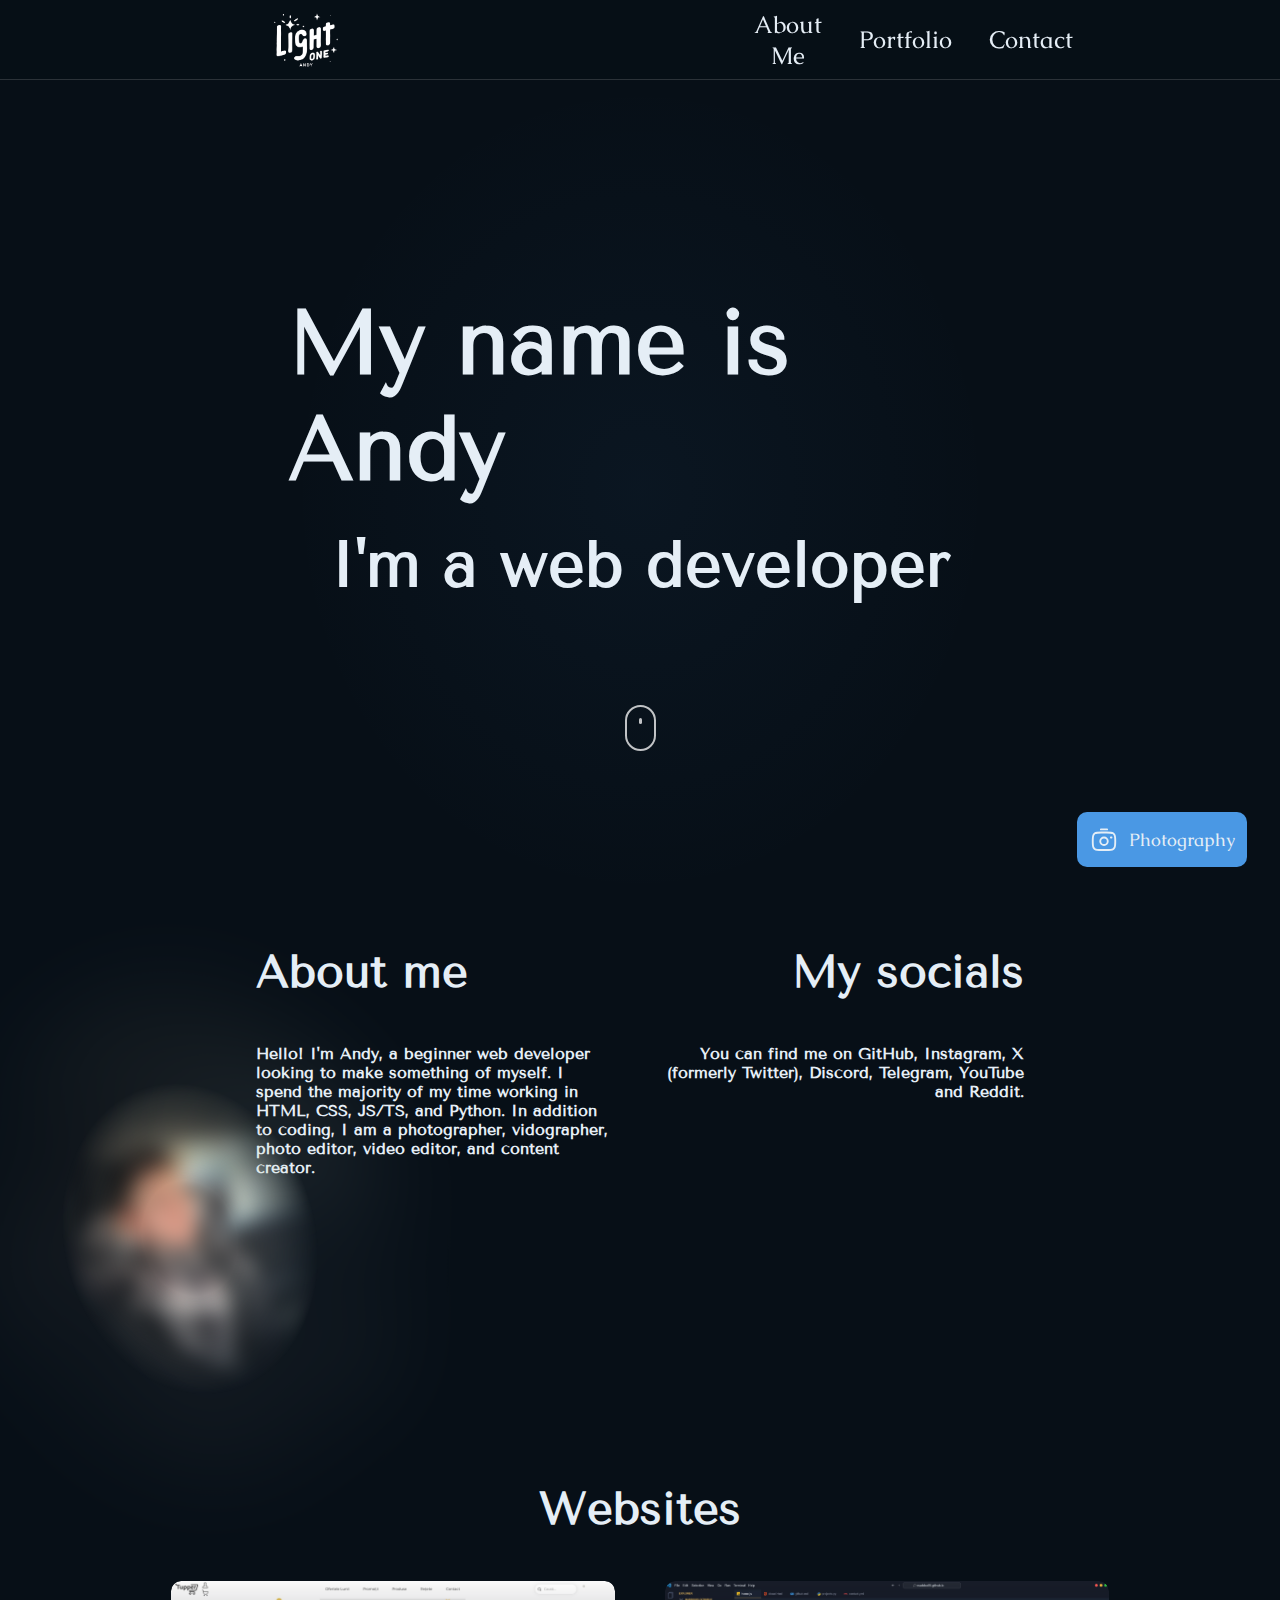
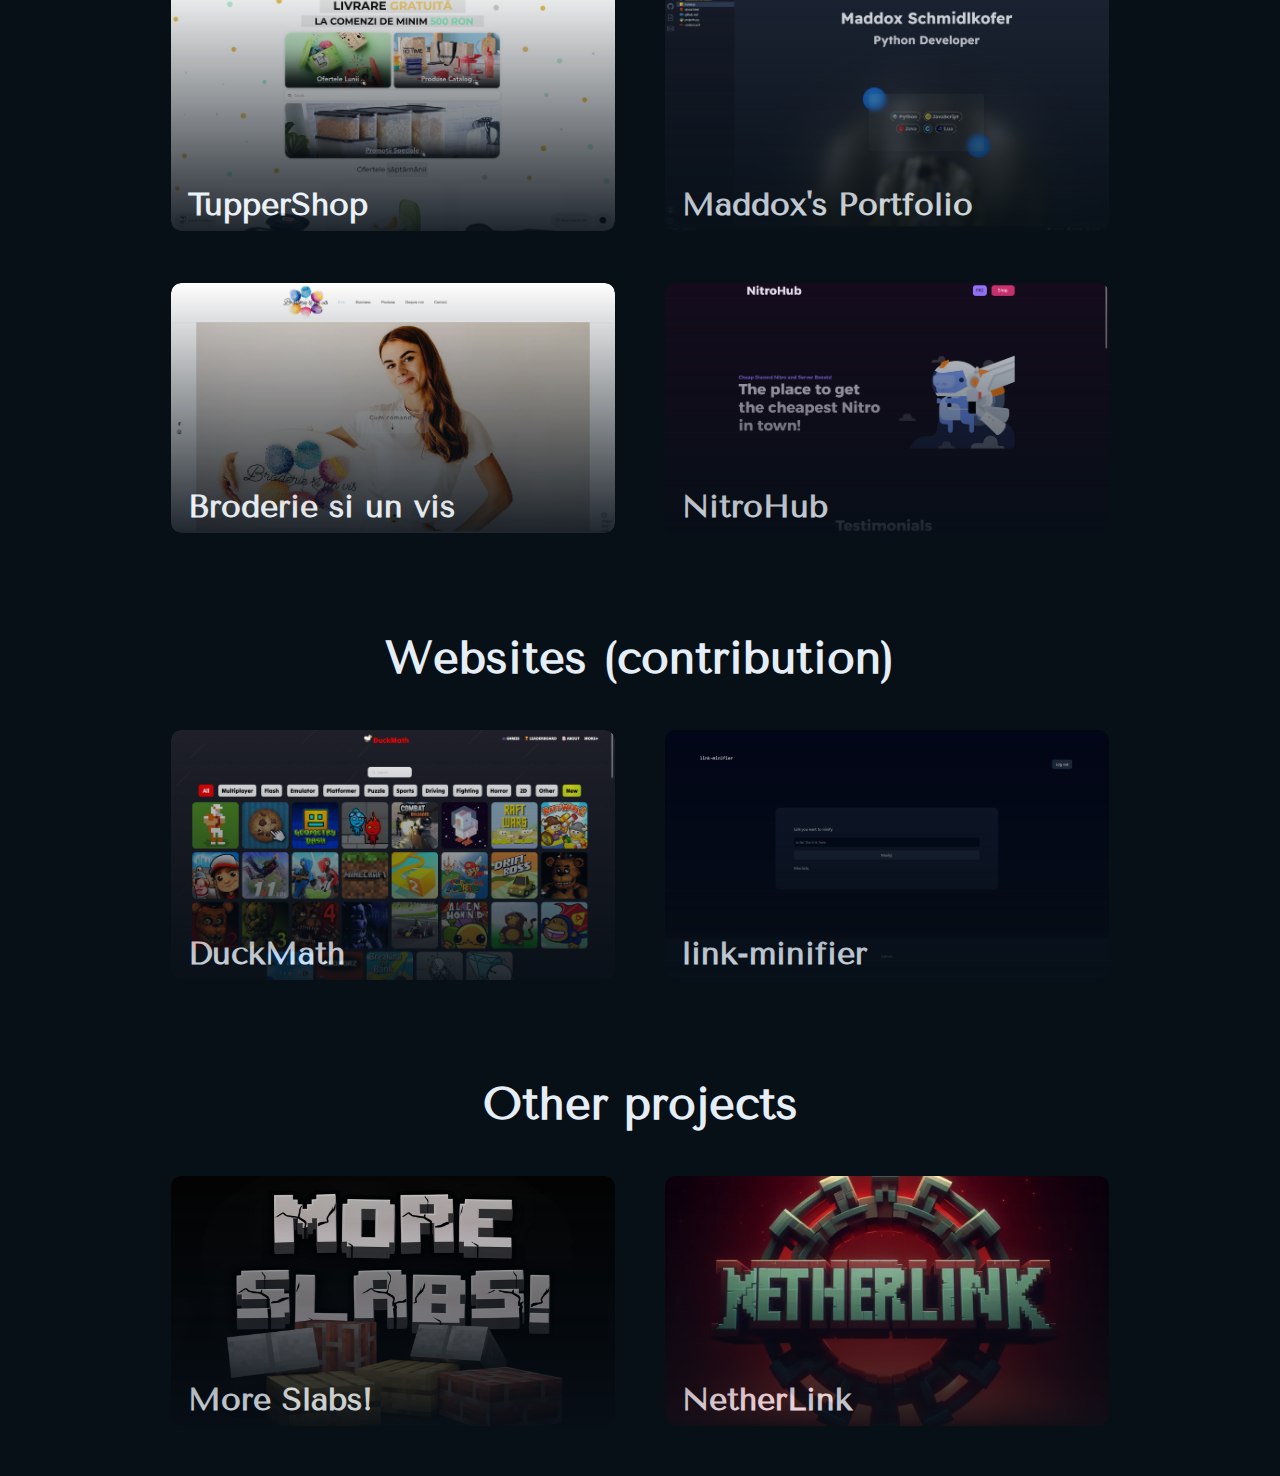
<file: index.html>
<!DOCTYPE html>
<html lang="en">
  <head>
    <meta charset="UTF-8" />
    <meta name="viewport" content="width=device-width, initial-scale=1.0" />

    <title>LightAndy's Portfolio</title>

    <link rel="stylesheet" href="./assets/css/theme.css" />
    <link rel="stylesheet" href="./assets/css/styles.css" />

    <link rel="icon" type="image/png" href="./assets/img/logo.webp" />

    <script src="./assets/js/main.js"></script>
  </head>
  <body>
    <a id="top"></a>
    <a href="/photography.html"
      ><button type="button" class="photo">
        <img src="./assets/img/camera.svg" alt="Camera Icon" />
        Photography
      </button></a
    >
    <header class="flex-row flex-vertical">
      <a class="head-img" onclick="goToAnchor('top')">
        <img src="./assets/img/logo.webp" alt="Light Logo"
      /></a>
      <div class="flex-row flex-center">
        <button type="button" onclick="goToAnchor('about')">About Me</button>
        <button type="button" onclick="goToAnchor('portfolio')">
          Portfolio
        </button>
        <button type="button" class="last" onclick="goToAnchor('contact')">
          Contact
        </button>
      </div>
    </header>
    <main class="first flex-center">
      <div class="bg flex-col flex-center">
        <h1>My name is Andy</h1>
        <h2>I'm a web developer</h2>
        <a onclick="goToAnchor('about')">
          <div class="mousey">
            <div class="scroller"></div></div
        ></a>
      </div>
    </main>
    <a id="about"></a>
    <div class="about">
      <div class="flex-center pfp">
        <img src="./assets/img/pfp.webp" alt="Profile Picture" class="behind" />
        <img src="./assets/img/pfp.webp" alt="Profile Picture" />
      </div>
      <div class="grid">
        <div class="left">
          <h3>About me</h3>
          <p>
            Hello! I'm Andy, a beginner web developer looking to make something
            of myself. I spend the majority of my time working in HTML, CSS,
            JS/TS, and Python. In addition to coding, I am a photographer,
            vidographer, photo editor, video editor, and content creator.
          </p>
        </div>
        <div class="right">
          <h3>My socials</h3>
          <p>
            You can find me on
            <a
              href="https://github.com/LightAndy1"
              target="_blank"
              rel="noopener noreferrer"
              class="github"
              >GitHub</a
            >,
            <a
              href="https://www.instagram.com/lightandy_"
              target="_blank"
              rel="noopener noreferrer"
              class="insta"
              >Instagram</a
            >,
            <a
              href="https://x.com/LightAndy3"
              target="_blank"
              rel="noopener noreferrer"
              class="x"
              >X (formerly Twitter)</a
            >,
            <a
              onclick="copy('@lightandy')"
              target="_blank"
              rel="noopener noreferrer"
              class="discord"
              >Discord</a
            >,
            <a
              href="https://t.me/lightandy"
              target="_blank"
              rel="noopener noreferrer"
              class="telegram"
              >Telegram</a
            >,
            <a
              href="https://www.youtube.com/@LightAndy"
              target="_blank"
              rel="noopener noreferrer"
              class="youtube"
              >YouTube</a
            >
            and
            <a
              href="https://www.reddit.com/user/LightAndy/"
              target="_blank"
              rel="noopener noreferrer"
              class="reddit"
              >Reddit</a
            >.

            <!-- Or you can contact me at the following email:
            <a href="mailto:andy.197197@yahoo.com">andy.197197@yahoo.com</a> -->
          </p>
        </div>
      </div>
    </div>
    <a id="portfolio"></a>
    <div class="portfolio-main flex-center flex-col">
      <h3>Websites</h3>
      <div class="projects flex-row">
        <a
          href="https://www.tupperware-shop.ro/"
          target="_blank"
          rel="noopener noreferrer"
        >
          <div class="tuppershop web">
            <img src="./assets/img/tuppershop.webp" alt="TupperShop" />
            <h4>TupperShop</h4>
          </div></a
        >
        <a
          href="https://maddox.page/"
          target="_blank"
          rel="noopener noreferrer"
        >
          <div class="maddoxpage web">
            <img src="./assets/img/maddoxpage.webp" alt="Maddox's Portfolio" />
            <h4>Maddox's Portfolio</h4>
          </div></a
        >
      </div>
      <div class="projects flex-row">
        <a
          href="https://www.broderie-si-un-vis.ro/"
          target="_blank"
          rel="noopener noreferrer"
        >
          <div class="broderie web">
            <img src="./assets/img/broderie.webp" alt="Broderie si un vis" />
            <h4>Broderie si un vis</h4>
          </div>
        </a>
        <a
          href="https://www.nitrohub.shop/"
          target="_blank"
          rel="noopener noreferrer"
          ><div class="nitrohub web">
            <img src="./assets/img/nitrohub.webp" alt="NitroHub" />
            <h4>NitroHub</h4>
          </div></a
        >
      </div>
      <h3>Websites (contribution)</h3>
      <div class="projects flex-row">
        <a
          href="https://duckmath.org/"
          target="_blank"
          rel="noopener noreferrer"
        >
          <div class="duckmath web">
            <img
              src="./assets/img/duckmath.webp"
              alt="DuckMath (contribution)"
            />
            <h4>DuckMath</h4>
          </div>
        </a>
        <a href="https://maddox.boo/" target="_blank" rel="noopener noreferrer"
          ><div class="minifier web">
            <img src="./assets/img/minifier.webp" alt="link-minifier" />
            <h4>link-minifier</h4>
          </div></a
        >
      </div>
      <h3>Other projects</h3>
      <div class="projects flex-row">
        <a
          href="https://modrinth.com/datapack/more-slabs"
          target="_blank"
          rel="noopener noreferrer"
          ><div class="moreslabs other-p">
            <img src="./assets/img/moreslabs.webp" alt="More Slabs!" />
            <h4>More Slabs!</h4>
          </div></a
        ><a
          href="https://modrinth.com/mod/netherlink"
          target="_blank"
          rel="noopener noreferrer"
          ><div class="netherlink other-p">
            <img src="./assets/img/netherlink.webp" alt="NetherLink" />
            <h4>NetherLink</h4>
          </div></a
        >
      </div>
    </div>

    <!--TODO: Contact section -->
  </body>
</html>
</file>
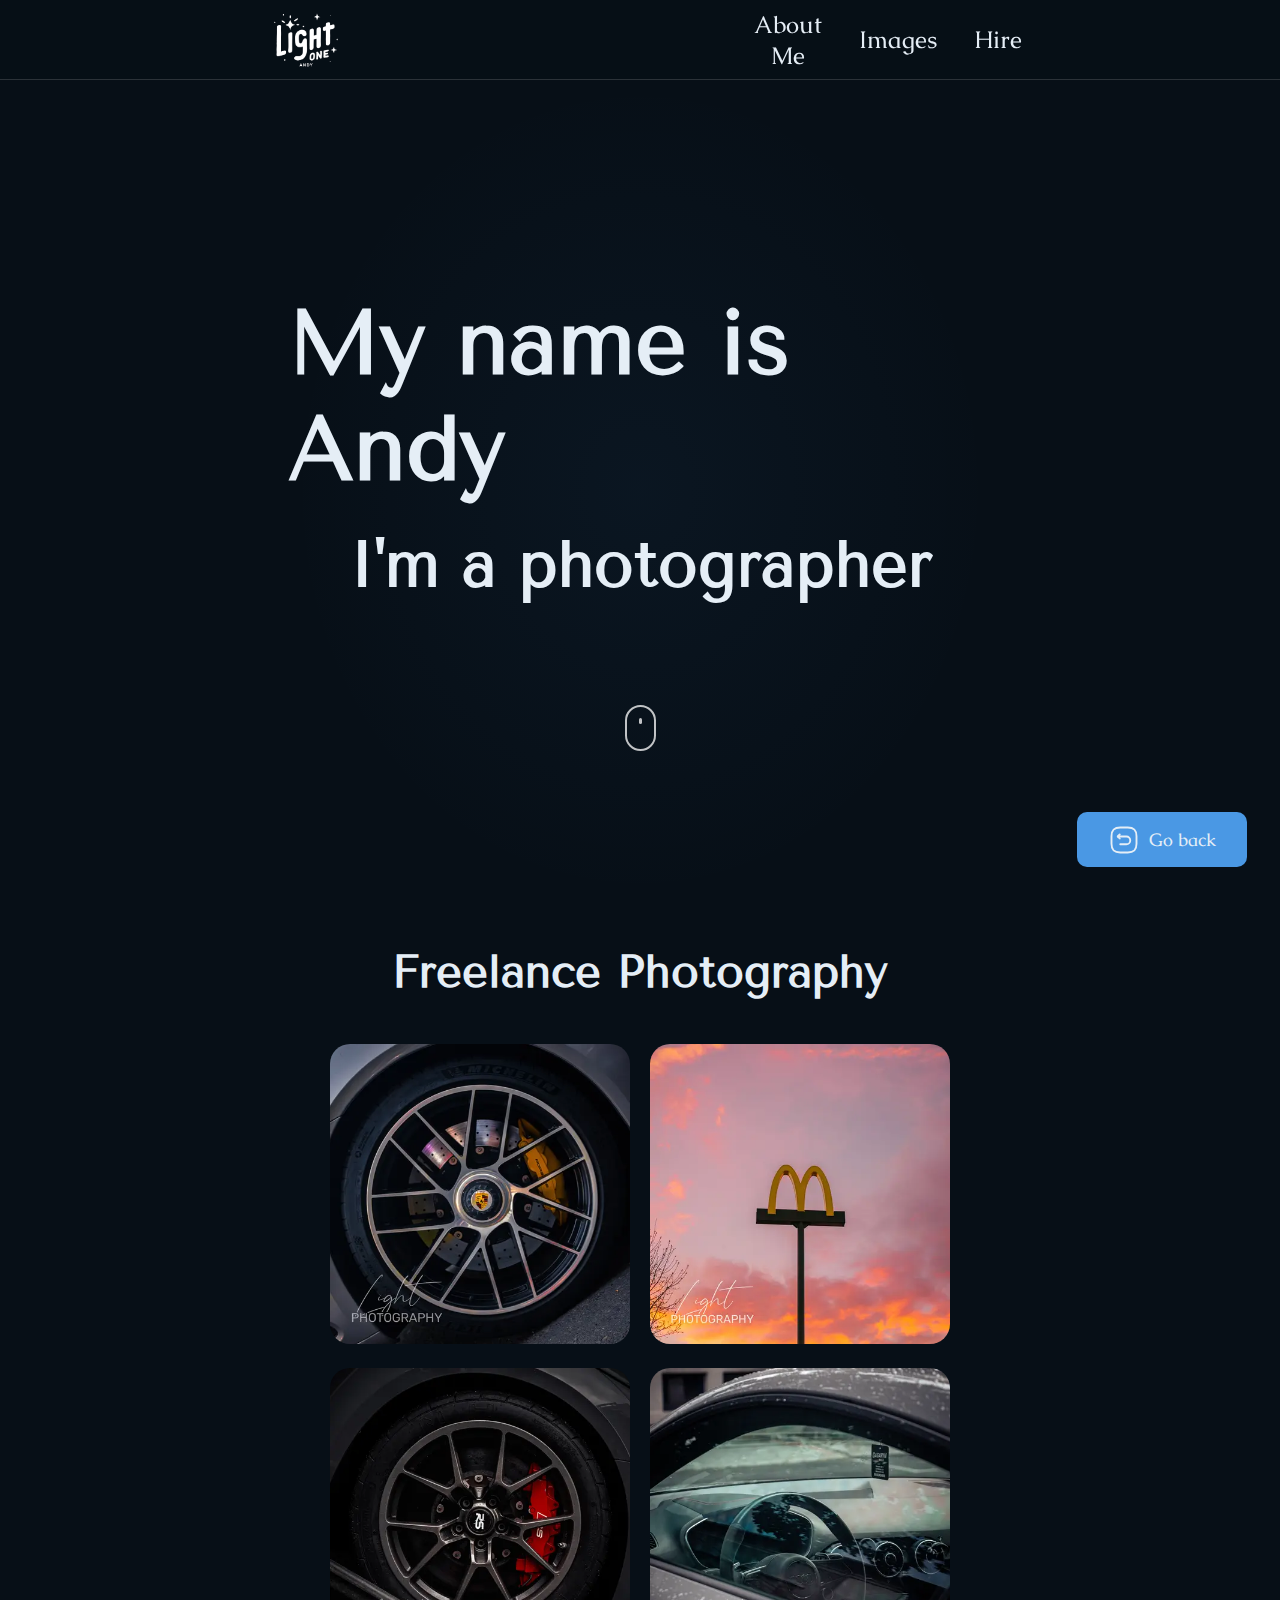
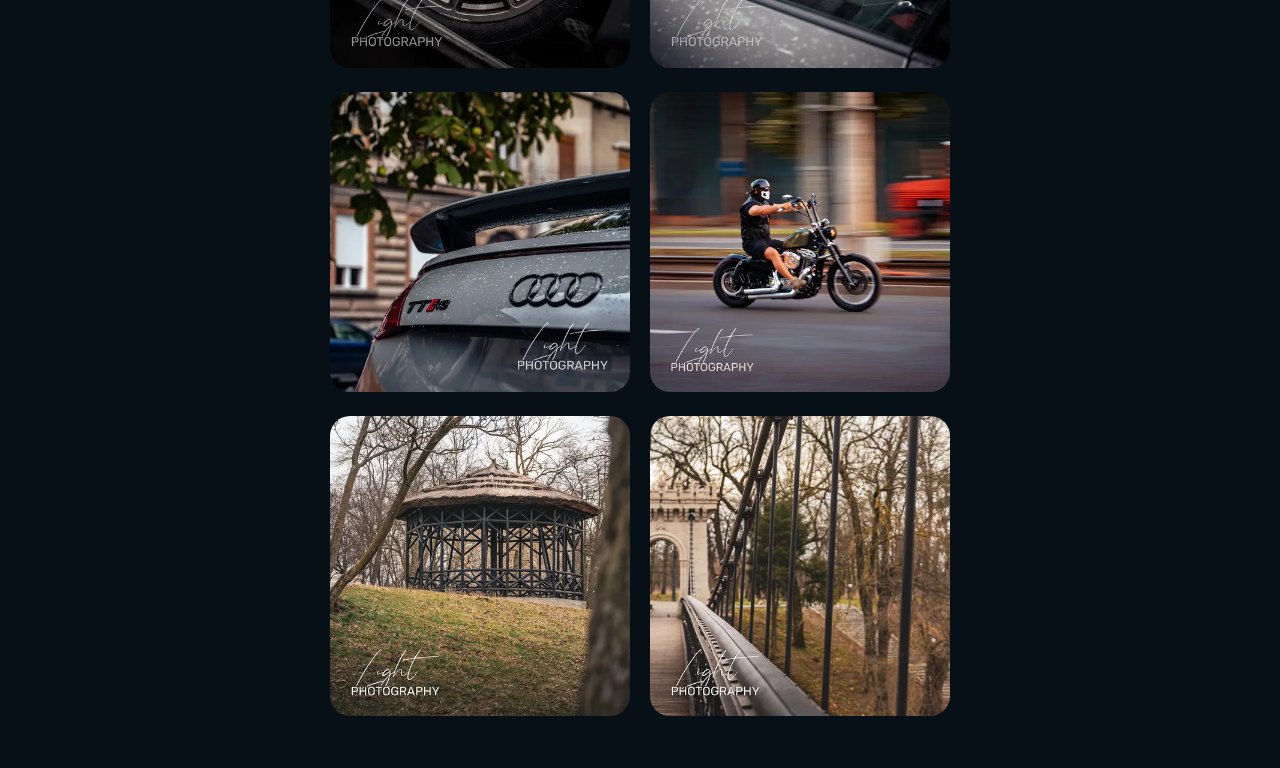
<file: photography.html>
<!DOCTYPE html>
<html lang="en">
  <head>
    <meta charset="UTF-8" />
    <meta name="viewport" content="width=device-width, initial-scale=1.0" />

    <title>LightAndy's Photography Portfolio</title>

    <link rel="stylesheet" href="./assets/css/theme.css" />
    <link rel="stylesheet" href="./assets/css/styles.css" />
    <link rel="stylesheet" href="./assets/css/photography.css" />

    <link rel="icon" type="image/png" href="./assets/img/logo.webp" />

    <script src="./assets/js/main.js"></script>
  </head>
  <body>
    <a id="top"></a>
    <a href="/"
      ><button type="button" class="photo">
        <img src="./assets/img/back.svg" alt="Back Icon" />
        Go back
      </button></a
    >
    <header class="flex-row flex-vertical">
      <a class="head-img" onclick="goToAnchor('top')">
        <img src="./assets/img/logo.webp" alt="Light Logo" />
      </a>
      <div class="flex-row flex-center">
        <a href="/#about"><button type="button">About Me</button></a>
        <button type="button" onclick="goToAnchor('images')">Images</button>
        <button type="button" class="last" onclick="goToAnchor('hire')">
          Hire
        </button>
      </div>
    </header>
    <main class="first flex-center">
      <div class="bg flex-col flex-center">
        <h1>My name is Andy</h1>
        <h2>I'm a photographer</h2>
        <a onclick="goToAnchor('images')">
          <div class="mousey">
            <div class="scroller"></div></div
        ></a>
      </div>
    </main>
    <a id="images"></a>
    <div class="flex-center flex-col">
      <h3>Freelance Photography</h3>
      <div class="images">
        <figure>
          <img
            src="./assets/img/photography/porsche-1.webp"
            alt="Porsche Wheel"
          />
          <figcaption><h4>Porsche Wheel</h4></figcaption>
        </figure>
        <figure>
          <img
            src="./assets/img/photography/mcdonalds-2.webp"
            alt="McDonald's Sign"
          />
          <figcaption><h4>McDonald's Sign</h4></figcaption>
        </figure>
        <figure>
          <img
            src="./assets/img/photography/audi-3.webp"
            alt="Audi TTRS Wheel"
          />
          <figcaption><h4>Audi Wheel</h4></figcaption>
        </figure>
        <figure>
          <img
            src="./assets/img/photography/audi-4.webp"
            alt="Audi TTRS Interior"
          />
          <figcaption><h4>Audi Interior</h4></figcaption>
        </figure>
        <figure>
          <img
            src="./assets/img/photography/audi-5.webp"
            alt="Audi TTRS Logo"
          />
          <figcaption><h4>Audi Logo</h4></figcaption>
        </figure>
        <figure>
          <img
            src="./assets/img/photography/motorcycle-6.webp"
            alt="Motorcycle"
          />
          <figcaption><h4>Motorcycle</h4></figcaption>
        </figure>
        <figure>
          <img src="./assets/img/photography/temple-7.webp" alt="Wood Temple" />
          <figcaption><h4>Wood Temple</h4></figcaption>
        </figure>
        <figure>
          <img src="./assets/img/photography/bridge-8.webp" alt="Bridge" />
          <figcaption><h4>Bridge</h4></figcaption>
        </figure>
      </div>
    </div>
    <!-- TODO <div class="flex-center flex-col">
      <h3>Christmas Photoshoots</h3>
      <div class="images">
        <figure>
          <img
            src="./assets/img/photography/christmas-9.webp"
            alt="Christmas Photoshoot"
          />
          <figcaption><h4>Christmas Photoshoot</h4></figcaption>
        </figure>
        <figure>
          <img
            src="./assets/img/photography/christmas-10.webp"
            alt="Christmas Photoshoot"
          />
          <figcaption><h4>Christmas Photoshoot</h4></figcaption>
        </figure>
        <figure>
          <img
            src="./assets/img/photography/christmas-11.webp"
            alt="Christmas Photoshoot"
          />
          <figcaption><h4>Christmas Photoshoot</h4></figcaption>
        </figure>
      </div>
    </div> -->
  </body>
</html>
</file>
<file: assets/css/theme.css>
@import url("https://fonts.googleapis.com/css?family=Tenor%20Sans:400|Caudex:400");

body {
  font-family: "Gothic A1";
  font-weight: 400;
  color: #e5eef6;
}

h1,
h2,
h3,
h4,
h5,
small,
p,
a {
  font-family: "Tenor Sans";
  font-weight: 700;
  color: #e5eef6;
}

html {
  font-size: 100%;
} /* 16px */

h1 {
  font-size: 5.652rem; /* 90.4px */
}

h2 {
  font-size: 3.997rem; /* 64px */
}

h3 {
  font-size: 2.827rem; /* 45.28px */
}

h4 {
  font-size: 1.999rem; /* 32px */
}

h5 {
  font-size: 1.414rem; /* 22.56px */
}

small,
p {
  font-size: 1rem; /* 16px */
}

a {
  text-decoration: none;
  cursor: pointer;
}
</file>
<file: assets/css/styles.css>
:root {
  --text: #e5eef6;
  --background: #070f17;
  --primary: #94bde5;
  --secondary: #1b538a;
  --accent: #4a98e4;
}

body {
  background-color: var(--background);
  margin: 0;
  margin-bottom: 3em;
  -webkit-user-select: none;
  -moz-user-select: none;
  -ms-user-select: none;
  user-select: none;
}

header {
  border-bottom: 1px solid rgba(255, 255, 255, 0.1);
  padding: 0 20vw;
  position: sticky;
  top: 0;
  z-index: 1;
  background-color: rgba(7, 15, 23, 0.05);
  transition: opacity 0.2s cubic-bezier(0, 0, 0, 1),
    border-bottom 0.2s cubic-bezier(0, 0, 0, 1);
  -webkit-backdrop-filter: blur(10px);
  backdrop-filter: blur(10px);
}

header:hover {
  border-bottom: 1px solid rgba(255, 255, 255, 0.15);
}

header .head-img {
  margin-bottom: 79px;
}

header img {
  position: absolute;
  top: 0;
  height: 100px;
  width: 100px;
  margin-top: -10px;
}

header div {
  max-height: -moz-fit-content;
  max-height: fit-content;
  margin-left: 64%;
  cursor: pointer;
}

.flex-center {
  display: flex;
  justify-content: center;
  align-items: center;
}

.flex-row {
  display: flex;
  flex-direction: row;
}

.flex-col {
  display: flex;
  flex-direction: column;
}

.flex-vertical {
  display: flex;
  align-items: center;
}

button {
  margin-right: 25px;
  cursor: pointer;
  background: none;
  border: none;
  color: var(--text);
  font-size: 1.5rem;
  font-family: "Caudex";
  transition: color 0.2s cubic-bezier(0, 0, 0, 1);
}

button:hover {
  color: var(--primary);
}

button.last {
  margin-right: 0;
}

div.bg {
  height: calc(100vh - 80px);
  width: 55vw;
  background: radial-gradient(
    50% 50% at 50% 50%,
    rgba(74, 152, 228, 0.05) 0%,
    rgba(0, 0, 0, 0) 100%
  );
}

.mousey {
  margin-top: 50px;
  width: 3px;
  padding: 11px 12px;
  height: 20px;
  border: 2px solid #fff;
  border-radius: 2rem;
  opacity: 0.75;
  box-sizing: content-box;
}

.scroller {
  width: 3px;
  height: 6px;
  border-radius: 1rem;
  background-color: #fff;
  animation-name: scroll;
  animation-duration: 2.2s;
  animation-timing-function: cubic-bezier(0, 0, 0, 1);
  animation-iteration-count: infinite;
}

@keyframes scroll {
  0% {
    opacity: 0;
  }
  10% {
    transform: translateY(0);
    opacity: 1;
  }
  100% {
    transform: translateY(15px);
    opacity: 0;
  }
}

div.bg h1 {
  margin-bottom: 25px;
}

div.bg h2 {
  margin-top: 0;
}

.about .grid {
  display: grid;
  grid-template-columns: 1fr 1fr;
  grid-template-rows: 1fr 1fr;
  grid-gap: 50px;
  padding: 0 20vw;
  z-index: 100;
}

.about .right {
  text-align: right;
}

.portfolio-main {
  margin-top: -100px;
}

.portfolio-main img {
  -webkit-mask-image: linear-gradient(
    to bottom,
    rgba(0, 0, 0, 1) 0%,
    rgba(0, 0, 0, 0.1) 100%
  );
  mask-image: linear-gradient(
    to bottom,
    rgba(0, 0, 0, 1) 0%,
    rgba(0, 0, 0, 0.1) 100%
  );
  height: 250px;
  width: 444px;
  border-radius: 10px;
  cursor: pointer;
  object-fit: cover;
  transition: transform 0.2s cubic-bezier(0, 0, 0, 1);
}

.projects img:hover {
  transform: scale(1.05) translateY(-5px);
}

.portfolio-main h4 {
  max-width: -moz-fit-content;
  max-width: fit-content;
  margin-top: -50px;
  margin-left: 17px;
  margin-bottom: 10px;
  text-align: left;
  transition: transform 0.2s cubic-bezier(0.28, 0.95, 0.19, 1),
    color 0.2s cubic-bezier(0, 0, 0, 1);
  pointer-events: none;
}

.portfolio-main .web:hover h4 {
  transform: scale(1.1) translateX(10px) translateY(-10px);
}

.portfolio-main .other-p:hover h4 {
  transform: scale(1.1) translateX(10px) translateY(-10px);
}

.projects {
  gap: 50px;
  margin-bottom: 50px;
}

.projects:last-child {
  margin-bottom: 0;
}

.tuppershop.web:hover h4 {
  color: #e9c770;
}

.maddoxpage.web:hover h4 {
  color: #298cf7;
}

.broderie.web:hover h4 {
  color: #f0be62;
}

.nitrohub.web:hover h4 {
  color: #f17cfb;
}

.duckmath.web:hover h4 {
  color: #a9da23;
}

.minifier.web:hover h4 {
  color: #3e5ad8;
}

.moreslabs.other-p:hover h4 {
  color: #e47357;
}

.netherlink.other-p:hover h4 {
  color: #e94840;
}

a#about {
  position: absolute;
  margin-top: -150px;
  z-index: 2;
}

a#portfolio {
  position: absolute;
  margin-top: -175px;
  z-index: 2;
}

div.about img.behind {
  height: 500px;
  width: auto;
  -webkit-filter: blur(50px);
  filter: blur(50px);
  border-radius: 100%;
  -webkit-mask-image: none;
  mask-image: none;
  opacity: 0.1;
  animation: pulsing 10s infinite;
  z-index: -2;
}

div.about img {
  position: absolute;
  margin-top: 575px;
  margin-left: -1275px;
  transition: filter 0.75s cubic-bezier(0, 0, 0, 1), margin 1s ease;
  transform: rotate(-15deg);
  -webkit-filter: blur(10px);
  filter: blur(10px);
  height: 333px;
  width: auto;
  -webkit-mask-image: radial-gradient(ellipse, black 25%, rgba(0, 0, 0, 0) 67%);
  mask-image: radial-gradient(ellipse, black 25%, rgba(0, 0, 0, 0) 67%);
}

@media only screen and (min-width: 2220px) {
  div.about img {
    margin-left: -1677px;
  }
}

@media only screen and (max-width: 1500px) {
  div.about img {
    margin-left: -900px;
    margin-top: 677px;
  }
}

div.about img:hover {
  -webkit-filter: blur(0);
  filter: blur(0);
}

@keyframes pulsing {
  0%,
  100% {
    transform: scale(1);
    opacity: 0.1;
  }
  50% {
    transform: scale(1.1);
    opacity: 0.11;
  }
}

p a {
  transition: color 0.2s cubic-bezier(0, 0, 0, 1);
}

p a:hover {
  color: var(--accent);
}

p a.github:hover {
  color: #4078c0;
}

p a.insta:hover {
  color: #e1306c;
}

p a.x:hover {
  color: #1da1f2;
}

p a.discord:hover {
  color: #5865f2;
}

p a.telegram:hover {
  color: #2aabee;
}

p a.youtube:hover {
  color: #ff0000;
}

p a.reddit:hover {
  color: #ff4500;
}

button.photo {
  background-color: var(--accent);
  width: 170px;
  height: 55px;
  display: flex;
  align-items: center;
  justify-content: center;
  gap: 10px;
  font-size: 18px;
  border: none;
  border-radius: 10px;
  cursor: pointer;
  transform-origin: bottom right;
  position: fixed;
  bottom: 0;
  right: 0;
  margin: 33px;
  transition: all 0.25s cubic-bezier(0, 0, 0, 1);
  z-index: 100;
}

button.photo img {
  width: 30px;
  transition: all 0.33s cubic-bezier(0, 0, 0, 1);
}

button.photo:hover img {
  transform: rotate(-15deg);
}

button.photo:active img {
  transform: rotate(10deg);
}

button.photo:hover {
  transform: scale(1.075);
  background-color: var(--secondary);
  color: #e5eef6;
}

button.photo:active {
  transform: scale(1.033);
  background-color: var(--secondary);
}
</file>
<file: assets/css/photography.css>
:root {
  --text: #e5eef6;
  --background: #070f17;
  --primary: #94bde5;
  --secondary: #1b538a;
  --accent: #4a98e4;
}

a#images {
  position: absolute;
  margin-top: -80px;
  z-index: 2;
}

div.images {
  display: flex;
  flex-direction: row;
  flex-wrap: wrap;
  justify-content: center;
  align-items: center;
  gap: 20px;
  max-width: 55%;
  margin: 0 auto;
}

figure img {
  width: 300px;
  height: 300px;
  object-fit: cover;
  border-radius: 20px;
}

figure {
  position: relative;
  display: inline-block;
  margin: 0;
  max-width: 100%;
}

figcaption {
  position: absolute;
  top: 0;
  left: 0;
  right: 0;
  bottom: 0;
  display: flex;
  flex-direction: column;
  justify-content: center;
  align-items: center;
  background: rgba(0, 0, 0, 0.5);
  color: white;
  padding: 10px;
  border-radius: 20px;
  margin-bottom: 4px;
  opacity: 0;
  transform: scale(0.5);
  transition: opacity 0.3s cubic-bezier(0, 0, 0, 1),
    transform 0.3s cubic-bezier(0, 0.75, 0, 1);
}

figure:hover figcaption {
  transform: scale(1);
  opacity: 1;
}
</file>
